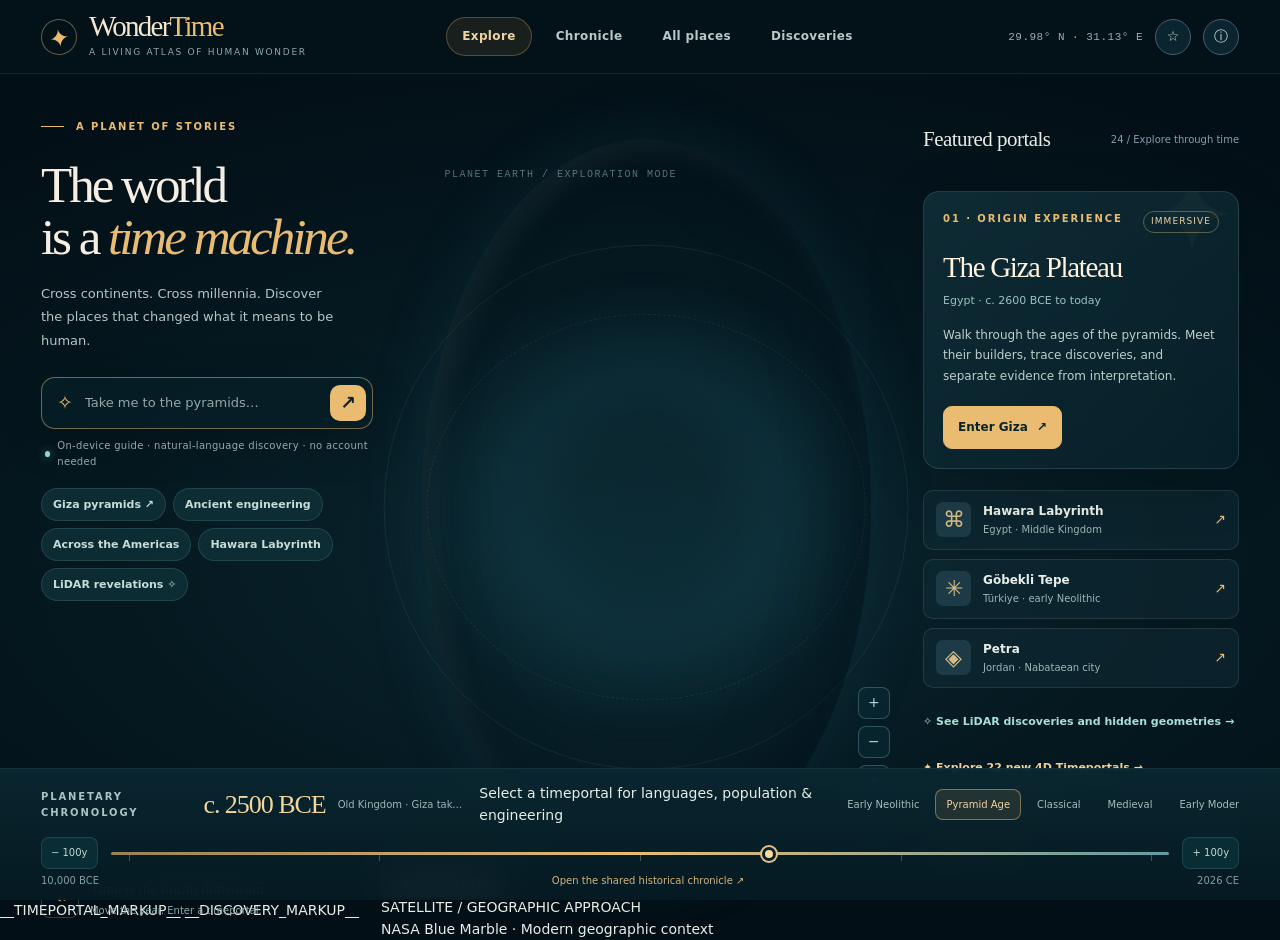
<file: source/template.html>
<!DOCTYPE html>
<html lang="en">
<head>
<meta charset="utf-8"/><meta name="viewport" content="width=device-width,initial-scale=1,viewport-fit=cover"/>
<meta name="theme-color" content="#05131a"/>
<meta name="description" content="WonderTime: Explore humanity's remarkable places through an interactive globe, shared timeline and evidence-aware stories."/>
<title>WonderTime — The world is a time machine</title>
<style>
:root{--bg:#04131a;--panel:#0c2630;--panel2:#102d36;--border:rgba(134,190,190,.19);--text:#e7eee7;--muted:#9ab0b4;--gold:#e9bc72;--cyan:#91d9e0;--green:#8ab79a;--display:Georgia,'Times New Roman',serif;--sans:Inter,'Segoe UI',system-ui,-apple-system,sans-serif;color-scheme:dark}
*{box-sizing:border-box}html,body{height:100%;margin:0}body{background:radial-gradient(ellipse 80% 58% at 50% 62%,#0b2730 0%,#051820 52%,#030f16 100%);color:var(--text);font:14px/1.55 var(--sans);overflow:hidden}button,input,select{font:inherit}button{cursor:pointer;color:inherit}button:focus-visible,input:focus-visible,select:focus-visible{outline:2px solid var(--gold);outline-offset:3px}a{color:var(--cyan)}.sr-only{position:absolute;width:1px;height:1px;clip:rect(0,0,0,0);overflow:hidden;white-space:nowrap}.smallcaps{font-size:10px;font-weight:750;letter-spacing:.19em;text-transform:uppercase}.muted{color:var(--muted)}.gold{color:var(--gold)}.icon{display:inline-flex;align-items:center;justify-content:center;flex:none}.icon svg{width:17px;height:17px;stroke:currentColor;fill:none;stroke-width:1.7;stroke-linecap:round;stroke-linejoin:round}
#stars{position:absolute;inset:0;pointer-events:none;opacity:.60}body>header{height:74px;position:relative;z-index:20;display:flex;align-items:center;justify-content:space-between;padding:0 clamp(20px,3.2vw,60px);border-bottom:1px solid rgba(143,192,194,.13);background:rgba(5,19,26,.78);backdrop-filter:blur(16px)}.brand{display:flex;align-items:center;gap:12px;color:#f4e6d1;text-decoration:none}.brand-emblem{height:36px;width:36px;border:1px solid #d4b17a79;border-radius:50%;display:grid;place-items:center;color:var(--gold);font-size:25px;transform:rotate(-10deg)}.brand-text{display:block;font:29px/.9 var(--display);letter-spacing:-.06em}.brand-text b{font-weight:400;color:var(--gold)}.brand-sub{display:block;font-size:9px;color:#8eaaa8;letter-spacing:.19em;text-transform:uppercase;margin-top:7px}.nav{display:flex;align-items:center;gap:8px}.nav button,.ghost{background:transparent;border:1px solid transparent;color:#b8c9c7;border-radius:30px;padding:9px 15px;font-size:12px;font-weight:650;letter-spacing:.03em}.nav button:hover,.ghost:hover{border-color:var(--border);color:#fff;background:#12323b}.nav button.active{border-color:#c9a56c57;color:#eed3a4;background:#b68b4420}.top-actions{display:flex;gap:12px;align-items:center}.coordinates{color:var(--muted);font:11px ui-monospace,monospace;letter-spacing:.045em}.circle-btn{height:36px;width:36px;display:grid;place-items:center;border-radius:50%;border:1px solid #426069;background:#0b2530;color:#d0e4dc}.circle-btn:hover{border-color:var(--gold);color:var(--gold)}
main{height:calc(100dvh - 74px - 132px);min-height:375px;display:grid;grid-template-columns:minmax(260px,340px) minmax(420px,1fr) minmax(262px,328px);gap:0;padding:0 clamp(20px,3.2vw,60px);position:relative;isolation:isolate}.intro,.side{z-index:5;align-self:stretch;display:flex;flex-direction:column;min-width:0}.intro{padding:clamp(26px,5vh,67px) 8px 22px 0}.eyebrow{color:var(--gold);display:flex;align-items:center;gap:12px}.eyebrow::before{content:'';width:23px;height:1px;background:var(--gold)}.intro h1{font:clamp(43px,4.0vw,67px)/1.03 var(--display);letter-spacing:-.06em;font-weight:normal;margin:24px 0 18px;max-width:410px;color:#f6eee3}.intro h1 em{font-style:italic;color:var(--gold)}.intro>p{color:#b4c7c5;line-height:1.8;max-width:295px;font-size:13px;margin:0 0 25px}.searchbox{position:relative;max-width:365px}.query-shell{border:1px solid rgba(232,189,118,.48);background:rgba(7,30,38,.96);padding:7px 6px 7px 15px;border-radius:14px;display:flex;align-items:center;gap:10px;box-shadow:0 12px 45px #0003}.query-shell:focus-within{box-shadow:0 0 0 3px #e9bc7220,0 12px 40px #0005}.search-icon{color:var(--gold);font-size:19px}.query-shell input{min-width:0;flex:1;border:0;outline:0;background:transparent;color:#fff;font-size:13px;line-height:1.4}.query-shell input::placeholder{color:#92a9aa}.ask-btn{border:0;border-radius:10px;background:var(--gold);color:#10252b;font-size:19px;font-weight:700;display:grid;place-items:center;width:36px;height:36px}.ask-btn:hover{background:#f6d79e}.searchhint{margin:9px 0 0 4px;letter-spacing:.03em;color:#92abaa;font-size:10px;display:flex;gap:7px;align-items:center}.searchhint .live-dot{background:#8ed9c2;width:6px;height:6px;border-radius:50%;box-shadow:0 0 9px #8ed9c28c}.suggestions{margin-top:19px;display:flex;gap:7px;flex-wrap:wrap;max-width:335px}.chip{background:rgba(15,49,56,.83);color:#c9dcda;border:1px solid #42626b70;border-radius:99px;padding:7px 11px;font-size:11px;font-weight:550;white-space:nowrap;transition:.2s}.chip:hover,.chip.selected{border-color:#e0bb78a0;color:#f7e5c4;background:#795e3833}.conversation{margin-top:16px;max-width:355px;display:none;background:#09232ce8;border:1px solid #40616b70;border-radius:13px;padding:14px 15px;box-shadow:0 16px 38px #0005;max-height:220px;overflow:auto}.conversation.open{display:block}.conversation strong{font:13px var(--display);color:var(--gold)}.conversation p{margin:5px 0 9px;color:#c9d9d5;font-size:12px}.conversation .found{display:flex;flex-wrap:wrap;gap:7px}.conversation button{font-size:11px;border:1px solid #6581879c;background:#14323b;padding:6px 10px;border-radius:6px;color:#e7f0e9}.intro-bottom{margin-top:auto;padding-top:22px;display:flex;gap:11px;align-items:center;max-width:290px;border-top:1px solid rgba(184,218,207,.12)}.intro-bottom .square{border:1px solid #6b858066;border-radius:8px;width:38px;height:38px;display:grid;place-items:center;font-size:21px;color:var(--gold)}.intro-bottom strong{font:15px var(--display);font-weight:normal;color:#ebeadc}.intro-bottom span{display:block;font-size:10px;color:#8ea9a9;margin-top:2px}
.planet-stage{position:relative;display:flex;align-items:center;justify-content:center;min-width:0;overflow:visible;z-index:1}.orbit{border:1px solid rgba(163,199,195,.09);width:min(99%,840px);aspect-ratio:1;border-radius:50%;position:absolute;top:50%;left:50%;transform:translate(-50%,-50%);pointer-events:none}.orbit::after{content:'';border:1px dashed #9cc7bb1c;position:absolute;inset:8%;border-radius:50%;transform:scaleY(.88) rotate(15deg)}.planet-halo{position:absolute;width:min(91%,810px);aspect-ratio:1;border-radius:50%;background:radial-gradient(circle,#1e59671b 18%,#38acc71a 39%,transparent 67%);filter:blur(12px);pointer-events:none}.globe-shell{position:relative;aspect-ratio:1;width:min(100%,min(80vh,830px));max-width:830px;touch-action:none;user-select:none}.globe-shell::after{position:absolute;content:'';inset:7.5%;border-radius:50%;box-shadow:inset -16px -12px 60px #01101985,inset 9px 10px 30px #bdeae016,0 0 68px #297b8d24;pointer-events:none}.globe-shell canvas{height:100%;width:100%;display:block;cursor:grab;touch-action:none}.globe-shell canvas.dragging{cursor:grabbing}.markers{position:absolute;inset:0;pointer-events:none}.marker[hidden]{display:none!important}.marker{position:absolute;transform:translate(-50%,-50%);pointer-events:auto;background:none;border:0;padding:0;width:21px;height:21px;display:grid;place-items:center;z-index:2}.marker-dot{width:7px;height:7px;border-radius:50%;background:#dfd5ac;border:1px solid #ffe6ad;box-shadow:0 0 0 3px #092d358c,0 0 17px #f6cf78ac;transition:.16s}.marker:hover .marker-dot,.marker.selected .marker-dot{width:11px;height:11px;background:#ffd186;box-shadow:0 0 0 5px #e6b2642e,0 0 25px #e7bc78}.marker.waypoint .marker-dot{width:12px;height:12px;background:#f9dc98;border:2px solid #ffecbd;box-shadow:0 0 0 6px #d3ba7950,0 0 30px #eed4a5;}.marker.preview .marker-dot{width:5px;height:5px;background:#86b9b4;border-color:#c9e1d3;box-shadow:0 0 0 3px #082d358c,0 0 8px #5eb1c67a}.marker.unbuilt{opacity:.33}.marker-label{position:absolute;left:21px;top:0;white-space:nowrap;border:1px solid #7a91835e;background:#09222adf;padding:3px 7px;border-radius:4px;color:#e9eee2;font-size:10px;opacity:0;transform:translateY(4px);pointer-events:none;transition:.2s}.marker:hover .marker-label,.marker.selected .marker-label,.marker.important .marker-label{opacity:1;transform:translateY(0)}.globe-label{position:absolute;bottom:13%;left:7%;pointer-events:none;display:flex;gap:8px;align-items:center;color:#b7d4cf;font-size:10px;letter-spacing:.2em;text-transform:uppercase;text-shadow:0 2px 9px #001}.globe-label .signal{height:5px;width:5px;background:var(--gold);border-radius:50%;box-shadow:0 0 10px var(--gold)}.globe-controls{position:absolute;right:4%;bottom:12%;display:flex;flex-direction:column;gap:7px}.globe-controls button{height:32px;width:32px;border-radius:8px;border:1px solid #436972b0;background:#092932b8;color:#b6d4d5}.globe-controls button:hover{color:var(--gold);border-color:var(--gold)}.globe-topnote{position:absolute;top:11%;left:12%;font:10px ui-monospace,monospace;color:#87aab0a0;letter-spacing:.15em;pointer-events:none}
.side{padding:clamp(23px,4vh,49px) 0 22px 12px;gap:21px}.section-head{display:flex;align-items:center;justify-content:space-between;gap:8px}.section-head h2{font:21px var(--display);letter-spacing:-.025em;font-weight:normal}.section-head small{font-size:10px;color:#849faa}.site-feature{border:1px solid #5c777651;border-radius:16px;background:linear-gradient(144deg,#12333dbb,#08212bc9);padding:19px;box-shadow:0 15px 60px #0002;position:relative;overflow:hidden}.site-feature::after{content:'✦';font:110px var(--display);position:absolute;right:0;top:-40px;color:#d7b7740a;pointer-events:none}.feature-top{display:flex;justify-content:space-between;gap:12px;align-items:start}.feature-top .tag{border:1px solid #dfbe7c61;color:#edd4a2;border-radius:100px;font-size:9px;letter-spacing:.12em;padding:3px 7px;text-transform:uppercase}.site-feature h3{font:29px/1.08 var(--display);font-weight:normal;letter-spacing:-.045em;margin:19px 0 6px;color:#fff2df}.site-feature .place{font-size:11px;color:#9bc2c3}.site-feature p{font-size:12px;color:#bdcfcc;line-height:1.7;margin:14px 0 20px}.button-main{display:flex;justify-content:center;align-items:center;gap:9px;background:var(--gold);color:#09232b;border:1px solid var(--gold);border-radius:9px;padding:11px 14px;font-weight:750;font-size:12px;text-decoration:none}.button-main:hover{background:#f5d59a}.explore-stack{display:grid;gap:9px}.mini-card{background:#102b3499;border:1px solid rgba(174,210,197,.13);padding:11px 12px;border-radius:10px;text-align:left;display:flex;gap:12px;align-items:center;min-width:0}.mini-card:hover{border-color:#d8b67590;background:#173740aa}.mini-icon{font:22px var(--display);width:35px;height:35px;display:grid;place-items:center;background:#1d3b46;border-radius:7px;color:#d6bc86}.mini-card b{display:block;font-weight:650;font-size:12px}.mini-card small{display:block;font-size:10px;color:#9bb7b6;margin-top:2px}.side-link{align-self:flex-start;background:none;border:0;padding:4px 0;color:#d0b880;font-size:11px;font-weight:650}.side-link:hover{text-decoration:underline}
.time-dock{height:132px;position:relative;z-index:15;background:linear-gradient(0deg,#051a22ed,#0a2731ed);border-top:1px solid #51707747;padding:14px clamp(18px,3.2vw,60px) 12px;backdrop-filter:blur(18px)}.dock-top{display:flex;justify-content:space-between;align-items:center;gap:14px;margin-bottom:11px}.dock-title{display:flex;gap:12px;align-items:center;min-width:0}.dock-title .smallcaps{color:#a8c4c4}.dock-current{font:26px/1 var(--display);letter-spacing:-.04em;color:#f3d69f;white-space:nowrap}.dock-summary{font-size:10px;color:#9eb8b9;white-space:nowrap;text-overflow:ellipsis;overflow:hidden}.era-presets{display:flex;align-items:center;gap:5px;overflow:auto;scrollbar-width:none}.era-presets::-webkit-scrollbar{display:none}.era-presets button{border:1px solid transparent;background:none;color:#a4bdba;border-radius:8px;padding:7px 10px;font-size:10px;white-space:nowrap}.era-presets button:hover,.era-presets button.active{border-color:#e2c0837a;color:#f1d3a5;background:#c0985522}.timeline{display:flex;align-items:center;gap:13px}.time-side{border:1px solid #45666c66;background:#092d35;border-radius:8px;font-size:10px;color:#c0d5d0;padding:7px 9px;white-space:nowrap}.slider-wrap{flex:1;min-width:0;position:relative;display:grid;align-items:center}.slider-wrap input{z-index:2;appearance:none;width:100%;background:transparent;margin:0;height:28px;cursor:pointer}.slider-wrap input::-webkit-slider-runnable-track{height:3px;background:linear-gradient(90deg,#9a8157,#e7bc74,#619ba4);border-radius:3px}.slider-wrap input::-moz-range-track{height:3px;background:#ad9b72;border-radius:3px}.slider-wrap input::-webkit-slider-thumb{appearance:none;background:#f8da9b;width:14px;height:14px;border-radius:50%;border:3px solid #06222c;margin-top:-5px;box-shadow:0 0 0 2px #e4c288}.slider-wrap input::-moz-range-thumb{background:#f8da9b;border:3px solid #06222c;box-shadow:0 0 0 2px #e4c288;width:12px;height:12px;border-radius:50%}.timeline-marks{position:absolute;top:2px;inset-inline:8px;pointer-events:none;height:25px}.timeline-marks span{position:absolute;top:12px;height:8px;width:1px;background:#d8ca9b55}.dock-foot{display:flex;align-items:center;justify-content:space-between;gap:12px;font-size:10px;color:#829fa3;margin-top:4px}.dock-foot button{padding:0;background:none;border:none;color:#d1b57f;font-size:10px}.dock-foot button:hover{text-decoration:underline}
.overlay{position:fixed;inset:0;background:#010a0ed1;backdrop-filter:blur(10px);z-index:80;display:none;align-items:center;justify-content:center;padding:20px}.overlay.open{display:flex}.sheet{background:linear-gradient(155deg,#0d2a33,#071c25);border:1px solid #6e939177;color:#e8eee9;border-radius:20px;width:min(780px,96vw);max-height:min(88vh,920px);overflow:auto;box-shadow:0 35px 110px #000b}.sheet-wide{width:min(980px,96vw)}.sheet-top{padding:23px 29px 17px;border-bottom:1px solid #87aaa62c;display:flex;justify-content:space-between;align-items:start;gap:16px}.sheet-top h2{font:36px/1.1 var(--display);letter-spacing:-.045em;font-weight:normal;color:#f6e9d8;margin:7px 0}.sheet-body{padding:25px 29px 32px}.sheet-body p{color:#c1d2ce;line-height:1.8}.sheet-close{background:#24444b;border:1px solid #53747a;color:#e1eded;width:33px;height:33px;border-radius:50%;font-size:21px;line-height:1}.sheet-close:hover{border-color:var(--gold);color:var(--gold)}.stats-row{display:grid;grid-template-columns:repeat(3,1fr);gap:10px}.stat{padding:14px;border:1px solid #63848052;background:#102f35;border-radius:10px}.stat b{font:15px var(--display);display:block;color:#f3d29d;font-weight:normal;margin-bottom:3px}.stat span{font-size:10px;color:#a6c0c0}.fact-box{border-left:2px solid var(--gold);background:#e4bc7810;padding:13px 18px;margin:20px 0}.fact-box b{color:#e5c88e;font-size:11px;letter-spacing:.08em;text-transform:uppercase}.fact-box p{margin:6px 0 0;color:#e5e6dc}.sheet-actions{display:flex;flex-wrap:wrap;align-items:center;gap:9px;margin:23px 0}.sheet-actions button,.sheet-actions a{padding:10px 13px;border-radius:8px;background:#173c42;border:1px solid #5d898876;color:#e3f0eb;font-size:12px;text-decoration:none}.sheet-actions .primary{background:var(--gold);color:#0b2228;border-color:var(--gold);font-weight:700}.sheet-actions button:hover,.sheet-actions a:hover{border-color:var(--gold)}.section-mini{font-size:10px;text-transform:uppercase;letter-spacing:.17em;color:#b1c8c3;margin:24px 0 12px}.event-list{display:grid;gap:8px}.event-row{display:flex;gap:14px;align-items:flex-start;padding:11px 12px;border:1px solid #55747854;border-radius:9px;background:#102c3380}.event-row time{width:87px;flex:none;font-size:11px;color:#e0bc7e}.event-row strong{display:block;font-weight:650;font-size:12px}.event-row p{font-size:11px;margin:4px 0 0;line-height:1.55;color:#b6c9c9}.event-row button{background:transparent;color:#cbb67c;border:0;margin-left:auto;white-space:nowrap;font-size:11px}.event-row button:hover{text-decoration:underline}.library-search{display:flex;gap:8px;margin-bottom:15px}.library-search input,.library-search select{background:#12323b;border:1px solid #56767c;border-radius:9px;padding:10px;color:#e5eee9;min-width:0}.library-search input{flex:1}.catalog-grid{display:grid;grid-template-columns:repeat(3,minmax(0,1fr));gap:10px}.catalog-card{padding:16px;border:1px solid #4f717057;border-radius:12px;text-align:left;background:#102b3499;display:flex;flex-direction:column;gap:5px;min-height:125px}.catalog-card:hover{border-color:#ddbf87}.catalog-card .region{color:#8fbbb8;font-size:10px}.catalog-card strong{font:19px var(--display);font-weight:normal;color:#f1e6d5}.catalog-card .when{color:#b4c8bf;font-size:11px}.catalog-card .status{margin-top:auto;color:#d8b777;font-size:10px}.compare-grid{display:grid;grid-template-columns:repeat(2,minmax(0,1fr));gap:15px}.compare-card{background:#102c35;border:1px solid #58747670;border-radius:12px;padding:18px}.compare-card h3{font:25px var(--display);margin:5px 0}.compare-card p{font-size:12px}.compare-card a{font-size:11px}.archive{position:fixed;inset:0;z-index:120;display:none;background:#081a20}.archive.open{display:flex;flex-direction:column}.archive-bar{height:54px;display:flex;align-items:center;justify-content:space-between;padding:0 16px;background:#061820;border-bottom:1px solid #526b6d55;flex:none}.archive-bar b{font:19px var(--display);font-weight:normal;color:#f4e0b9}.archive-bar span{font-size:11px;color:#aac6c3}.archive-bar button{background:#e1bd7d;color:#09232c;border:0;border-radius:7px;padding:8px 13px;font-size:12px;font-weight:750}.archive iframe{width:100%;height:100%;border:0;background:#07161c}.toast{position:fixed;left:50%;bottom:148px;transform:translateX(-50%) translateY(15px);padding:10px 15px;background:#163c42;border:1px solid #7a9d9899;color:#eff5e9;border-radius:10px;font-size:12px;z-index:150;opacity:0;transition:.2s;pointer-events:none}.toast.show{opacity:1;transform:translateX(-50%) translateY(0)}
@media(max-width:1200px){main{grid-template-columns:minmax(250px,300px) minmax(355px,1fr) minmax(235px,295px);padding-inline:24px}.intro h1{font-size:53px}.globe-shell{width:min(100%,72vh)}.site-feature h3{font-size:25px}.nav button{padding:8px 10px}}
@media(max-width:920px){body>header{padding-inline:20px}.coordinates{display:none}main{grid-template-columns:minmax(230px,290px) minmax(350px,1fr);padding-inline:20px}.side{display:none}.intro h1{font-size:49px}.globe-shell{width:min(100%,68vh)}.dock-summary{display:none}}
@media(max-width:680px){body{overflow:hidden}body>header{height:60px;padding:0 15px}.brand-emblem{height:30px;width:30px;font-size:19px}.brand-text{font-size:24px}.brand-sub{display:none}.nav{gap:1px}.nav button{font-size:10px;padding:7px}.nav button:nth-child(3){display:none}.top-actions{display:flex;gap:0}.top-actions #helpBtn{display:none}.top-actions .circle-btn{width:30px;height:30px}main{height:calc(100dvh - 60px - 133px);overflow:auto;display:flex;flex-direction:column;padding:0 15px;min-height:0;scrollbar-width:thin}.intro{order:0;padding:19px 0 0;flex:none}.intro .eyebrow{font-size:9px}.intro h1{font-size:39px;max-width:none;margin:8px 0 7px;line-height:1.08}.intro h1 br{display:initial}.intro>p{display:none}.searchbox{max-width:none}.query-shell{padding:5px 5px 5px 12px;border-radius:11px}.query-shell input{font-size:12px}.ask-btn{height:31px;width:32px}.searchhint{font-size:9px;margin-top:5px}.suggestions{flex-wrap:nowrap;max-width:calc(100vw - 30px);overflow:auto;scrollbar-width:none;margin-top:9px;padding-bottom:2px}.suggestions .chip{padding:6px 10px}.conversation{max-width:none;margin-top:9px;max-height:145px}.intro-bottom{display:none}.planet-stage{order:1;min-height:315px;flex:none;margin:-8px 0 0}.globe-shell{width:min(95vw,385px);max-width:none}.globe-topnote{display:none}.globe-label{font-size:8px;bottom:8%;left:4%}.globe-controls{right:3%;bottom:8%}.side{display:flex;order:2;flex:none;padding:0 0 18px;gap:11px}.site-feature{padding:14px}.site-feature h3{margin:6px 0;font-size:23px}.site-feature p{margin:8px 0 11px}.explore-stack{grid-template-columns:1fr 1fr;gap:7px}.mini-card{padding:9px}.mini-icon{display:none}.time-dock{height:133px;padding:12px 15px 11px}.dock-top{display:block;margin-bottom:7px}.dock-title{justify-content:space-between}.dock-current{font-size:23px}.era-presets{margin-top:5px}.era-presets button{padding:5px 9px;font-size:10px}.timeline{gap:6px}.time-side{font-size:9px;padding:5px}.dock-foot{font-size:9px}.sheet-top{padding:18px 17px 15px}.sheet-top h2{font-size:29px}.sheet-body{padding:17px}.stats-row{grid-template-columns:1fr 1fr}.catalog-grid{grid-template-columns:repeat(2,minmax(0,1fr))}.compare-grid{grid-template-columns:1fr}.overlay{padding:8px}.sheet{max-height:90dvh}.toast{bottom:148px;max-width:85vw;text-align:center}}
@media(max-height:675px) and (min-width:681px){.intro{padding-top:19px}.intro h1{font-size:43px}.intro>p{margin-bottom:14px}.suggestions{margin-top:10px}.side{padding-top:13px}.globe-shell{width:min(100%,65vh)}}
@media(prefers-reduced-motion:reduce){*,*::after,*::before{scroll-behavior:auto!important;transition:none!important;animation:none!important}}

__TIMEPORTAL_CSS__
__SURFACE_CSS__
__DISCOVERY_CSS__

.dock-civilization{display:block;max-width:380px;color:#93c8c8;font-size:10px;white-space:nowrap;overflow:hidden;text-overflow:ellipsis;margin-top:2px}
@media(max-width:800px){.dock-civilization{max-width:230px;font-size:9px}}
</style>
</head>
<body>
<canvas id="stars" aria-hidden="true"></canvas>
<header>
  <a class="brand" href="#home" id="brandHome" aria-label="WonderTime home"><span class="brand-emblem">✦</span><span><span class="brand-text">Wonder<b>Time</b></span><span class="brand-sub">A living atlas of human wonder</span></span></a>
  <nav class="nav" aria-label="Main navigation"><button type="button" class="active" data-nav="explore">Explore</button><button type="button" data-nav="timeline">Chronicle</button><button type="button" data-nav="places">All places</button><button type="button" data-nav="discoveries">Discoveries</button></nav>
  <div class="top-actions"><span class="coordinates" id="coords">29.98° N · 31.13° E</span><button class="circle-btn" id="trailBtn" title="My saved trail" aria-label="View my saved trail">☆</button><button class="circle-btn" id="helpBtn" title="About WonderTime" aria-label="About WonderTime">ⓘ</button></div>
</header>
<main>
  <section class="intro" aria-labelledby="headline"><div class="eyebrow smallcaps">A planet of stories</div><h1 id="headline">The world<br>is a <em>time machine.</em></h1><p>Cross continents. Cross millennia. Discover the places that changed what it means to be human.</p>
    <form id="queryForm" class="searchbox" autocomplete="off"><label class="sr-only" for="query">Ask the planet or search a wonder</label><div class="query-shell"><span class="search-icon" aria-hidden="true">✧</span><input type="search" id="query" placeholder="Take me to the pyramids…" spellcheck="false"/><button class="ask-btn" type="submit" aria-label="Explore search">↗</button></div><div class="searchhint"><span class="live-dot"></span><span>On-device guide · natural-language discovery · no account needed</span></div></form>
    <div class="suggestions" aria-label="Suggested journeys"><button class="chip" data-query="Take me to Giza">Giza pyramids ↗</button><button class="chip" data-query="Show ancient engineering">Ancient engineering</button><button class="chip" data-query="Explore the Americas">Across the Americas</button><button class="chip" data-query="Take me to Hawara">Hawara Labyrinth</button><button class="chip" data-query="Show LiDAR discoveries">LiDAR revelations ✧</button></div>
    <div id="conversation" class="conversation" aria-live="polite"></div>
    <div class="intro-bottom"><div class="square">⌁</div><div><strong>Time is the fourth dimension.</strong><span>Move the year. Enter a timeportal.</span></div></div>
  </section>
  <section class="planet-stage" aria-label="Interactive globe with historical sites"><div class="orbit"></div><div class="planet-halo"></div><div class="globe-shell" id="globeShell"><canvas id="globe" aria-label="Drag to rotate Earth, scroll to approach a location. Select site buttons for details."></canvas><div id="markers" class="markers"></div><div id="surfaceMode" class="surface-view" aria-label="Detailed geographic surface map"><canvas id="surfaceFallback" class="surface-fallback" aria-hidden="true"></canvas><div id="surfaceTiles" class="surface-tiles" aria-hidden="true"></div><div id="surfacePins" class="surface-pins"></div><button type="button" class="surface-exit" id="surfaceExit">← Back to orbit</button><div class="surface-status" id="surfaceStatus">SATELLITE / GEOGRAPHIC APPROACH</div><div class="surface-attribution" id="surfaceAttribution">NASA Blue Marble · Modern geographic context</div></div></div><div class="globe-topnote">PLANET EARTH / EXPLORATION MODE</div><div class="globe-label"><span class="signal"></span><span id="globeCaption">EARTH · INTERACTIVE</span></div><div class="globe-controls"><button id="zoomIn" title="Zoom in" aria-label="Zoom in">+</button><button id="zoomOut" title="Zoom out" aria-label="Zoom out">−</button><button id="resetGlobe" title="Reset view" aria-label="Reset globe">⌖</button><button id="surfaceEnter" title="Approach the surface / geographic zoom" aria-label="Open detailed geographic surface view">◉</button></div></section>
  <aside class="side" aria-label="Featured destinations"><div class="section-head"><h2>Featured portals</h2><small>24 / Explore through time</small></div>
    <div class="site-feature"><div class="feature-top"><span class="smallcaps gold">01 · Origin experience</span><span class="tag">Immersive</span></div><h3>The Giza Plateau</h3><span class="place">Egypt · c. 2600 BCE to today</span><p>Walk through the ages of the pyramids. Meet their builders, trace discoveries, and separate evidence from interpretation.</p><button class="button-main" data-site="giza">Enter Giza <span aria-hidden="true">↗</span></button></div>
    <div class="explore-stack"><button class="mini-card" data-site="hawara"><span class="mini-icon">⌘</span><span><b>Hawara Labyrinth</b><small>Egypt · Middle Kingdom</small></span><span style="margin-left:auto;color:var(--gold)">↗</span></button><button class="mini-card" data-site="gobekli"><span class="mini-icon">✳</span><span><b>Göbekli Tepe</b><small>Türkiye · early Neolithic</small></span><span style="margin-left:auto;color:var(--gold)">↗</span></button><button class="mini-card" data-site="petra"><span class="mini-icon">◈</span><span><b>Petra</b><small>Jordan · Nabataean city</small></span><span style="margin-left:auto;color:var(--gold)">↗</span></button></div>
    <button class="side-link" id="discoveriesBrowse" style="color:#a7e0d7">✧ See LiDAR discoveries and hidden geometries →</button><button class="side-link" id="timeportalsBrowse" style="color:#f2cf97">✦ Explore 22 new 4D Timeportals →</button>
<button class="side-link" data-open="places">Explore all 24 places →</button><button class="side-link" id="trailSide">☆ My saved trail</button>
  </aside>
</main>
<section class="time-dock" aria-label="Global timeline"><div class="dock-top"><div class="dock-title"><span class="smallcaps">Planetary chronology</span><strong class="dock-current" id="yearLabel">c. 2500 BCE</strong><span class="dock-summary" id="timeContext">Old Kingdom · Giza takes shape</span><span class="dock-civilization" id="dockCivilization">Select a timeportal for languages, population &amp; engineering</span></div><div class="era-presets" id="eraPresets"><button data-year="-9600">Early Neolithic</button><button data-year="-2500" class="active">Pyramid Age</button><button data-year="-500">Classical</button><button data-year="800">Medieval</button><button data-year="1500">Early Modern</button><button data-year="2026">Today</button></div></div><div class="timeline"><button class="time-side" id="timeBack" aria-label="Step back 100 years">− 100y</button><div class="slider-wrap"><div class="timeline-marks" aria-hidden="true"><span style="left:1%"></span><span style="left:25%"></span><span style="left:50%"></span><span style="left:75%"></span><span style="left:99%"></span></div><input type="range" id="timeSlider" min="-10000" max="2026" value="-2500" aria-label="Select historical year"/></div><button class="time-side" id="timeAhead" aria-label="Step forward 100 years">+ 100y</button></div><div class="dock-foot"><span>10,000 BCE</span><span><button id="chronicleOpen">Open the shared historical chronicle ↗</button></span><span>2026 CE</span></div></section>
<div class="overlay" id="overlay" role="presentation"><section class="sheet" role="dialog" aria-modal="true" aria-labelledby="sheetTitle"><header class="sheet-top"><div><span class="smallcaps gold" id="sheetKicker">LOCATION PROFILE</span><h2 id="sheetTitle">A place</h2><div class="muted" id="sheetSubtitle"></div></div><button class="sheet-close" id="closeSheet" aria-label="Close details">×</button></header><div class="sheet-body" id="sheetBody"></div></section></div>
<div class="archive" id="archive"><div class="archive-bar"><div><b>WonderTime / Field Atlas</b> <span>· Giza & Hawara legacy experience</span></div><button id="closeArchive">← Return to Earth</button></div><iframe id="legacyFrame" title="Historical field atlas for Giza and Hawara" sandbox="allow-scripts allow-same-origin allow-downloads" loading="lazy" referrerpolicy="no-referrer"></iframe></div>
__TIMEPORTAL_MARKUP__
__DISCOVERY_MARKUP__
<div class="toast" id="toast" role="status" aria-live="polite"></div>
<script>
'use strict';
const SITES=__SITES_JSON__;
const HISTORY=__HISTORY_JSON__;
const EARTH_TEXTURE='__EARTH_DATA__';
const DISCOVERIES=__DISCOVERIES_JSON__;
const LEGACY_GZIP='__LEGACY_GZIP__';
</script>
<script>
(()=>{'use strict';
const $=(s)=>document.querySelector(s), $$=(s)=>Array.from(document.querySelectorAll(s));
const siteMap=new Map(SITES.map(s=>[s.id,s])), featureIds=['giza','hawara'];
const app={year:-2500, lon:31.1342, lat:22, goalLon:31.1342, goalLat:22, zoom:1, dragging:false, vx:0,vy:0,selected:'giza', lastTouch:Date.now(), lastRender:0, mode:'explore', archiveLoaded:false, historyLoaded:false, pinned:[], filter:'', focus:null, waypoint:null};
const reduceMotion=window.matchMedia?.('(prefers-reduced-motion: reduce)').matches;
try{app.pinned=JSON.parse(localStorage.getItem('wondertime-bookmarks')||'[]').filter(id=>siteMap.has(id))}catch{}
const rad=Math.PI/180, clamp=(v,a,b)=>Math.min(b,Math.max(a,v));
const formatYear=y=>y<0?`c. ${Math.abs(y).toLocaleString()} BCE`:y===0?'1 BCE / 1 CE':`${Math.floor(y)} CE`;
const angular=(a,b)=>((b-a+540)%360)-180;
let canvas=$('#globe'), gl=null,ctx=null,textureImg=new Image(),earthPixels=null,glProgram=null,canvasW=0,canvasH=0;
const VERT=`attribute vec2 aPosition; varying vec2 vUv; void main(){vUv=aPosition*.5+.5;gl_Position=vec4(aPosition,0.0,1.0);}`;
const FRAG=`precision highp float; varying vec2 vUv; uniform sampler2D uTexture;uniform vec2 uRotation;uniform float uZoom; uniform float uTime; void main(){vec2 xy=(vUv-.5)*2.; float r=length(xy),radius=.815*uZoom;float edge=radius-r;float halo=exp(-pow((r-radius)/.066,2.))*0.12; if(r>radius){gl_FragColor=vec4(0.19,0.65,0.71,halo*clamp((radius+.11-r)/.11,0.,1.));return;} vec2 a=xy/radius;float z=sqrt(max(0.,1.-dot(a,a))); float lat0=radians(uRotation.y), lon0=radians(uRotation.x);float lat=asin(clamp(a.y*cos(lat0)+z*sin(lat0),-1.,1.));float lon=lon0+atan(a.x,z*cos(lat0)-a.y*sin(lat0));vec2 uv=vec2(fract(lon/6.2831853+.5),lat/3.14159265+.5);vec3 ground=texture2D(uTexture,uv).rgb;vec3 n=normalize(vec3(a.x,a.y,z)); float daylight=dot(n,normalize(vec3(.63,.4,.74))); float light=.67+.33*smoothstep(-.68,.86,daylight); vec3 color=ground*light;float spec=pow(max(0.,dot(reflect(-normalize(vec3(.63,.4,.74)),n),vec3(0.,0.,1.))),25.)*.13; color+=vec3(.44,.58,.54)*spec;float rim=pow(1.-z,4.);color+=vec3(.055,.14,.21)*rim;float haze=pow(1.-z,5.);color=mix(color,vec3(.13,.35,.45),haze*.26);gl_FragColor=vec4(color,1.);}`;
function compile(type,src){const sh=gl.createShader(type);gl.shaderSource(sh,src);gl.compileShader(sh);if(!gl.getShaderParameter(sh,gl.COMPILE_STATUS))throw Error(gl.getShaderInfoLog(sh));return sh}
function initGlobe(){try{gl=canvas.getContext('webgl',{alpha:true,antialias:true,premultipliedAlpha:false}) || canvas.getContext('experimental-webgl',{alpha:true});if(!gl)throw Error('WebGL unavailable');const p=gl.createProgram();gl.attachShader(p,compile(gl.VERTEX_SHADER,VERT));gl.attachShader(p,compile(gl.FRAGMENT_SHADER,FRAG));gl.linkProgram(p);if(!gl.getProgramParameter(p,gl.LINK_STATUS))throw Error('shader linking failed');glProgram=p;gl.useProgram(p);const buff=gl.createBuffer();gl.bindBuffer(gl.ARRAY_BUFFER,buff);gl.bufferData(gl.ARRAY_BUFFER,new Float32Array([-1,-1,1,-1,-1,1,1,1]),gl.STATIC_DRAW);const pos=gl.getAttribLocation(p,'aPosition');gl.enableVertexAttribArray(pos);gl.vertexAttribPointer(pos,2,gl.FLOAT,false,0,0);const tex=gl.createTexture();gl.bindTexture(gl.TEXTURE_2D,tex);gl.texParameteri(gl.TEXTURE_2D,gl.TEXTURE_WRAP_S,gl.REPEAT);gl.texParameteri(gl.TEXTURE_2D,gl.TEXTURE_WRAP_T,gl.CLAMP_TO_EDGE);gl.texParameteri(gl.TEXTURE_2D,gl.TEXTURE_MIN_FILTER,gl.LINEAR);gl.texParameteri(gl.TEXTURE_2D,gl.TEXTURE_MAG_FILTER,gl.LINEAR);gl.pixelStorei(gl.UNPACK_FLIP_Y_WEBGL,true);textureImg.onload=()=>{gl.bindTexture(gl.TEXTURE_2D,tex);gl.texImage2D(gl.TEXTURE_2D,0,gl.RGB,gl.RGB,gl.UNSIGNED_BYTE,textureImg)};gl.uniform1i(gl.getUniformLocation(p,'uTexture'),0)}catch(e){console.warn('Using Canvas globe fallback',e);gl=null;ctx=canvas.getContext('2d');textureImg.onload=()=>{const off=document.createElement('canvas');off.width=textureImg.naturalWidth;off.height=textureImg.naturalHeight;const c=off.getContext('2d',{willReadFrequently:true});c.drawImage(textureImg,0,0);earthPixels=c.getImageData(0,0,off.width,off.height).data;render()}}textureImg.src=EARTH_TEXTURE}
function resizeGlobe(){const rect=canvas.getBoundingClientRect();const dpr=Math.min(devicePixelRatio||1,1.65);const w=Math.max(1,Math.round(rect.width*dpr)),h=Math.max(1,Math.round(rect.height*dpr));if(w!==canvas.width||h!==canvas.height){canvas.width=w;canvas.height=h;if(gl)gl.viewport(0,0,w,h)}canvasW=w;canvasH=h}
function fallbackGlobe(){if(!ctx)return;ctx.clearRect(0,0,canvasW,canvasH);const w=canvasW,h=canvasH,r=w*.4075*app.zoom,cx=w/2,cy=h/2;if(!earthPixels){let grad=ctx.createRadialGradient(cx-r*.45,cy-r*.4,r*.1,cx,cy,r);grad.addColorStop(0,'#23616b');grad.addColorStop(1,'#09222a');ctx.fillStyle=grad;ctx.beginPath();ctx.arc(cx,cy,r,0,Math.PI*2);ctx.fill();return}const iw=textureImg.naturalWidth,ih=textureImg.naturalHeight;const im=ctx.createImageData(w,h),dst=im.data,src=earthPixels;const step=canvasW>900?3:2;const lat0=app.lat*rad,lon0=app.lon*rad;const c0=Math.cos(lat0),s0=Math.sin(lat0);for(let j=Math.max(0,Math.floor(cy-r));j<Math.min(h,Math.ceil(cy+r));j+=step){for(let i=Math.max(0,Math.floor(cx-r));i<Math.min(w,Math.ceil(cx+r));i+=step){let ax=(i-cx)/r,ay=(j-cy)/r,rr=ax*ax+ay*ay;if(rr>1)continue;let z=Math.sqrt(1-rr),lat=Math.asin(clamp(-ay*c0+z*s0,-1,1)),lon=lon0+Math.atan2(ax,z*c0+ay*s0);let ux=((lon/(2*Math.PI)+.5)%1+1)%1,uy=clamp(.5-lat/Math.PI,0,1);const si=(Math.floor(uy*(ih-1))*iw+Math.floor(ux*(iw-1)))*4,light=.47+.53*clamp((ax*.63-ay*.4+z*.74+.34)/1.22,0,1);for(let yy=j;yy<Math.min(j+step,h);yy++)for(let xx=i;xx<Math.min(i+step,w);xx++){let ar=((yy*w+xx)*4);dst[ar]=Math.min(255,src[si]*light);dst[ar+1]=Math.min(255,src[si+1]*light);dst[ar+2]=Math.min(255,src[si+2]*light);dst[ar+3]=255}}}ctx.putImageData(im,0,0);ctx.strokeStyle='#7dcacb30';ctx.lineWidth=2*Math.min(devicePixelRatio||1,1.65);ctx.beginPath();ctx.arc(cx,cy,r,0,2*Math.PI);ctx.stroke()}
let markerEls=new Map();function createMarkers(){for(const s of SITES){const b=document.createElement('button');b.className='marker '+(s.status==='preview'?'preview ':'');b.setAttribute('aria-label','Explore '+s.name);b.title=s.name;const dot=document.createElement('span');dot.className='marker-dot';const label=document.createElement('span');label.className='marker-label';label.textContent=s.name;b.append(dot,label);b.onclick=()=>{focusSite(s.id,true);openSite(s.id)};markerEls.set(s.id,b);$('#markers').append(b)}const wp=document.createElement('button');wp.className='marker waypoint';wp.hidden=true;wp.title='Custom coordinate waypoint';wp.setAttribute('aria-label','Custom coordinate waypoint');wp.innerHTML='<span class="marker-dot"></span><span class="marker-label">CUSTOM WAYPOINT</span>';wp.onclick=()=>toast('Custom waypoint: latitude and longitude, not a researched site');$('#markers').append(wp)}
function projected(s){const phi=s.lat*rad, dlon=angular(app.lon,s.lon)*rad,lat0=app.lat*rad;const x=Math.cos(phi)*Math.sin(dlon), y=Math.sin(phi)*Math.cos(lat0)-Math.cos(phi)*Math.cos(dlon)*Math.sin(lat0),z=Math.sin(phi)*Math.sin(lat0)+Math.cos(phi)*Math.cos(dlon)*Math.cos(lat0);return{x,y,z}}
let selectedAgeCount=0;function renderMarkers(){const rect=canvas.getBoundingClientRect(),r=rect.width*.4075*app.zoom,cx=rect.width/2,cy=rect.height/2;let arr=[];for(const s of SITES){const p=projected(s), el=markerEls.get(s.id);if(p.z<.03){el.hidden=true;continue}el.hidden=false; if(Math.abs(p.x*r)>rect.width*.52||Math.abs(p.y*r)>rect.height*.52){el.hidden=true;continue}el.style.left=(cx+p.x*r)+'px';el.style.top=(cy-p.y*r)+'px';el.classList.toggle('selected',app.selected===s.id);el.classList.toggle('unbuilt',app.year<s.start);el.classList.toggle('important',s.status==='immersive'&&app.selected===s.id);el.style.zIndex=String(Math.round(p.z*10)+1);arr.push(el)}const wp=$('#markers .waypoint');if(app.waypoint){let p=projected(app.waypoint);wp.hidden=p.z<.03;if(!wp.hidden){wp.style.left=(cx+p.x*r)+'px';wp.style.top=(cy-p.y*r)+'px';wp.querySelector('.marker-label').textContent=app.waypoint.label}}else wp.hidden=true}
function render(){resizeGlobe();if(gl&&textureImg.complete&&textureImg.naturalWidth){gl.clearColor(0,0,0,0);gl.clear(gl.COLOR_BUFFER_BIT);gl.useProgram(glProgram);gl.uniform2f(gl.getUniformLocation(glProgram,'uRotation'),app.lon,app.lat);gl.uniform1f(gl.getUniformLocation(glProgram,'uZoom'),app.zoom);gl.uniform1f(gl.getUniformLocation(glProgram,'uTime'),performance.now()/1000);gl.drawArrays(gl.TRIANGLE_STRIP,0,4)}else if(ctx){fallbackGlobe()}renderMarkers();$('#coords').textContent=`${Math.abs(app.lat).toFixed(2)}° ${app.lat>=0?'N':'S'} · ${Math.abs(app.lon).toFixed(2)}° ${app.lon>=0?'E':'W'}`}
let lastFrame=performance.now();function frame(now){const dt=Math.min(.07,(now-lastFrame)/1000);lastFrame=now;let moving=false;if(!app.dragging){if(Math.abs(angular(app.lon,app.goalLon))>.02){app.lon+=angular(app.lon,app.goalLon)*Math.min(1,dt*3.7);moving=true}if(Math.abs(app.goalLat-app.lat)>.02){app.lat+=(app.goalLat-app.lat)*Math.min(1,dt*3.7);moving=true}if(!reduceMotion&&Date.now()-app.lastTouch>18000&&app.mode==='explore'&&!$('#overlay').classList.contains('open')&&!$('#archive').classList.contains('open')&&!document.getElementById('timeportal').classList.contains('open')){app.goalLon+=dt*.46;moving=true}}
 if(moving||now-app.lastRender>120){render();app.lastRender=now}requestAnimationFrame(frame)}
function touch(){app.lastTouch=Date.now()};let grab=null;canvas.addEventListener('pointerdown',e=>{touch();app.dragging=true;grab={x:e.clientX,y:e.clientY,lon:app.lon,lat:app.lat};canvas.classList.add('dragging');canvas.setPointerCapture(e.pointerId)});canvas.addEventListener('pointermove',e=>{if(!app.dragging||!grab)return;const width=canvas.clientWidth;app.lon=grab.lon+(grab.x-e.clientX)/width*210;app.lat=clamp(grab.lat+(e.clientY-grab.y)/width*130,-78,78);app.goalLon=app.lon;app.goalLat=app.lat;render()});function release(){app.dragging=false;grab=null;canvas.classList.remove('dragging')};canvas.addEventListener('pointerup',release);canvas.addEventListener('pointercancel',release);canvas.addEventListener('wheel',e=>{e.preventDefault();touch();setGlobeZoom(app.zoom*(e.deltaY<0?1.26:.81))},{passive:false});
$('#zoomIn').onclick=()=>{touch();if(isSurfaceOpen()){zoomSurface(1)}else setGlobeZoom(app.zoom*1.35)};
$('#zoomOut').onclick=()=>{touch();if(isSurfaceOpen()){zoomSurface(-1)}else setGlobeZoom(app.zoom/1.35)};
$('#resetGlobe').onclick=()=>{leaveSurface();app.goalLon=31.1;app.goalLat=22;app.zoom=1;touch();toast('North-up view restored')};
$('#surfaceEnter').onclick=()=>enterSurface();
function focusSite(id,selected=true){const s=siteMap.get(id);if(!s)return;touch();app.goalLon=s.lon;app.goalLat=clamp(s.lat,-70,70);app.waypoint=null;if(isSurfaceOpen())centerSurface(s.lat,s.lon);if(selected){app.selected=s.id;$('#globeCaption').textContent=`${s.place.toUpperCase()} · ${s.status==='immersive'?'DEEP ATLAS':'PREVIEW'}`;setHash(s.id)}updateDockCiv();render()}
function setHash(id){try{history.replaceState(null,'',`#site=${encodeURIComponent(id)}&year=${app.year}`)}catch{}}
function updateDockCiv(){
 const s=siteMap.get(app.selected),c=typeof CIVILIZATIONS!=='undefined'&&CIVILIZATIONS.find(v=>v.id===s?.id);
 const node=$('#dockCivilization');if(!node)return;
 if(!c){node.textContent=s?.id==='giza'?'Giza · ancient Egyptian language & hieroglyphic tradition':s?.id==='hawara'?'Hawara · Middle Kingdom Egypt / later Roman burial landscape':'Choose a site to see civilization facts';return}
 const phases=c.stages;let nearest=phases.reduce((a,b)=>Math.abs(b.year-app.year)<Math.abs(a.year-app.year)?b:a);
 // The global scrubber is NOT a census curve; name the time anchor explicitly.
 node.textContent=`${s.name} · ${nearest.year<0?Math.abs(nearest.year)+' BCE':nearest.year+' CE'} lens · ${nearest.languages||c.languages}`;
}
function setYear(y){app.year=clamp(Math.round(y),-10000,2026);$('#timeSlider').value=app.year;$('#yearLabel').textContent=formatYear(app.year);$('#timeContext').textContent=app.year< -5000?'Before cities · Early monuments':app.year<-2000?'Early cities and monumental building':app.year<-1000?'Bronze Age kingdoms':app.year<0?'Classical worlds':app.year<500?'Imperial cities and trade':app.year<1500?'Medieval networks and kingdoms':app.year<1800?'Early modern crossroads':'Archaeology, preservation and new discoveries';$$('#eraPresets button').forEach(b=>b.classList.toggle('active',Number(b.dataset.year)===app.year));setHash(app.selected);renderMarkers();updateDockCiv()}
$('#timeSlider').oninput=e=>{touch();setYear(Number(e.target.value))};$('#timeBack').onclick=()=>setYear(app.year-100);$('#timeAhead').onclick=()=>setYear(app.year+100);$$('#eraPresets button').forEach(b=>b.onclick=()=>{touch();setYear(Number(b.dataset.year))});
function toast(msg){const box=$('#toast');box.textContent=msg;box.classList.add('show');clearTimeout(toast.timer);toast.timer=setTimeout(()=>box.classList.remove('show'),2900)}
function escapeHtml(s){return String(s??'').replace(/[&<>"']/g,c=>({'&':'&amp;','<':'&lt;','>':'&gt;','"':'&quot;',"'":'&#39;'}[c]))}
function eventFor(s){return HISTORY.filter(e=>e.site_id===s.id).sort((a,b)=>a.year-b.year)}
function openOverlay(kicker,title,subtitle,body,wide=false){$('#sheetKicker').textContent=kicker;$('#sheetTitle').textContent=title;$('#sheetSubtitle').textContent=subtitle;$('#sheetBody').innerHTML=body;$('#overlay').classList.add('open');$('.sheet').classList.toggle('sheet-wide',wide);touch();$('#closeSheet').focus()}
function closeOverlay(){$('#overlay').classList.remove('open')}
$('#closeSheet').onclick=closeOverlay;$('#overlay').addEventListener('click',e=>{if(e.target.id==='overlay')closeOverlay()});
function openSite(id){const s=siteMap.get(id);if(!s)return;app.selected=s.id;focusSite(id,true);const events=eventFor(s);const isDeep=s.status==='immersive', isPortal=PORTAL_MAP.has(s.id), actions=`<div class="sheet-actions">${isDeep?`<button class="primary" data-action="launch" data-id="${s.id}">Open immersive atlas ↗</button>`:isPortal?`<button class="primary" data-action="portal" data-id="${s.id}">✦ Enter 4D Timeportal ↗</button>`:`<button class="primary" data-action="catalog">Explore more places ↗</button>`}<button data-action="pin" data-id="${s.id}">${app.pinned.includes(s.id)?'★ Saved to trail':'☆ Save to my trail'}</button><a href="${s.source}" target="_blank" rel="noopener noreferrer">Research source ↗</a><button data-action="copy" data-id="${s.id}">Copy link</button></div>`;
 const factual=`<div class="stats-row"><div class="stat"><b>${escapeHtml(s.date)}</b><span>Indicative historical period</span></div><div class="stat"><b>${escapeHtml(s.era)}</b><span>Historical setting</span></div><div class="stat"><b>${isDeep?'Developed atlas':'Illustrative 4D Timeportal'}</b><span>Experience status</span></div></div><p>${escapeHtml(s.desc)}</p><div class="fact-box"><b>One thing worth knowing</b><p>${escapeHtml(s.fact)}</p></div>${actions}`;
 const list=events.length?`<h3 class="section-mini">Selected historical moments · ${events.length} sourced entries</h3><div class="event-list">${events.slice(0,9).map(e=>`<div class="event-row"><time>${formatYear(e.year)}</time><div><strong>${escapeHtml(e.title)}</strong><p>${escapeHtml(e.description||e.summary||'')}</p></div><button data-action="jump" data-id="${s.id}" data-year="${e.year}">Go ↗</button></div>`).join('')}</div>`:`<h3 class="section-mini">4D Timeportal available</h3><p>Explore an orbitable, three-phase historical diorama for this location. It is a deliberately illustrative visualization—not a surveyed archaeological 3D model. Use the source link for verification and the timeline to see how the representative architecture changes.</p>`;
 const evidence=isDeep?`<p class="muted" style="font-size:11px">Historical scenes distinguish attested structures, scholarly reconstruction, ancient written accounts, and unverified claims. Where original evidence is incomplete, the visual model is interpretive.</p>`:'';
 openOverlay('WORLD ATLAS / '+(isDeep?'FULL EXPERIENCE':'4D TIMEPORTAL'),s.name,s.place+' · '+s.focus,factual+evidence+list)}
function togglePin(id){const i=app.pinned.indexOf(id);if(i>=0)app.pinned.splice(i,1);else app.pinned.push(id);try{localStorage.setItem('wondertime-bookmarks',JSON.stringify(app.pinned))}catch{};openSite(id);toast(app.pinned.includes(id)?'Added to your local trail':'Removed from your trail')}
function showLegacySite(id){try{const doc=$('#legacyFrame').contentDocument;if(!doc)return false;const view=doc.querySelector('#hawaraView');if(!view)return false;if(id==='hawara'){if(view.hidden)doc.querySelector('[data-open-site="hawara"]')?.click();return !view.hidden}if(!view.hidden)doc.querySelector('#hawaraExit')?.click();return view.hidden}catch(e){console.warn('Embedded site handoff unavailable',e);return false}}
function handoffLegacySite(id,attempt=0){if(!$('#archive').classList.contains('open'))return;if(showLegacySite(id))return;if(attempt<40)setTimeout(()=>handoffLegacySite(id,attempt+1),130)}
async function launchLegacy(id){closeOverlay();const archive=$('#archive');archive.classList.add('open');$('#legacyFrame').style.opacity='1';if(!app.archiveLoaded){try{if(!('DecompressionStream' in window))throw Error('Browser does not support built-in ZIP inflation');let bytes=Uint8Array.from(atob(LEGACY_GZIP),c=>c.charCodeAt(0));let stream=new Blob([bytes]).stream().pipeThrough(new DecompressionStream('gzip'));let html=await new Response(stream).text();$('#legacyFrame').srcdoc=html;app.archiveLoaded=true;handoffLegacySite(id);$('#legacyFrame').onload=()=>{handoffLegacySite(id)};}catch(e){console.error(e);archive.classList.remove('open');toast('This browser cannot open the embedded archive. Try a current browser.')}}else{$('#legacyFrame').style.opacity='1';handoffLegacySite(id)} }
$('#closeArchive').onclick=()=>{$('#archive').classList.remove('open');touch()};
// The embedded atlas retains its own local site-switcher; its initial view is Giza.
function jump(id,y){closeOverlay();focusSite(id,true);setYear(y);toast(`${siteMap.get(id).name} · ${formatYear(y)}`)}
function catalog(filter=''){app.mode='places';const options=['All regions','Africa','Asia','Europe','North America','South America','Oceania'];let state={q:filter,region:'All regions'};let markup=`<div class="library-search"><input id="catalogQuery" value="${escapeHtml(filter)}" placeholder="Filter by place, culture or topic…" aria-label="Filter places"/><select id="catalogRegion">${options.map(x=>`<option>${x}</option>`).join('')}</select></div><div class="muted" style="font-size:11px;margin-bottom:15px" id="catalogCount"></div><div class="catalog-grid" id="catalogCards"></div>`;openOverlay('WORLD INDEX','The living atlas','24 places · 2 deep atlases · 22 orbitable timeportals',markup,true);
 function draw(){let q=state.q.toLowerCase().trim();const results=SITES.filter(s=>(state.region==='All regions'||s.region===state.region)&&(!q||[s.name,s.place,s.era,s.focus,s.desc,...s.tags].join(' ').toLowerCase().includes(q)));$('#catalogCount').textContent=results.length+' places · '+results.filter(s=>s.status==='immersive').length+' deep atlases · 22 4D timeportals';$('#catalogCards').innerHTML=results.map(s=>`<button class="catalog-card" data-action="site" data-id="${s.id}"><span class="region">${s.region} · ${s.country}</span><strong>${s.name}</strong><span class="when">${s.date}</span><span class="status">${s.status==='immersive'?'✦ Immersive atlas':'✦ 4D Timeportal'} ↗</span></button>`).join('')||'<p>No places found. Try a different topic or region.</p>'}
 $('#catalogQuery').oninput=e=>{state.q=e.target.value;draw()};$('#catalogRegion').onchange=e=>{state.region=e.target.value;draw()};draw()}
function trail(){const items=app.pinned.map(id=>siteMap.get(id)).filter(Boolean);openOverlay('YOUR PERSONAL FIELD JOURNAL','My trail','Saved only in this browser · no account or cloud required',items.length?`<p>Return to the places that caught your imagination. This collection is private to this browser.</p><div class="catalog-grid">${items.map(s=>`<button class="catalog-card" data-action="site" data-id="${s.id}"><span class="region">${s.region}</span><strong>${s.name}</strong><span class="when">${s.date}</span></button>`).join('')}</div>`:'<p>No places saved yet. Open a destination and choose “Save to my trail” to build your own journey.</p><div class="sheet-actions"><button data-action="catalog" class="primary">Browse places ↗</button></div>',true)}
function chronicle(){app.mode='timeline';let markup=`<div class="library-search"><input id="eventQuery" placeholder="Search events, people, finds…" aria-label="Search chronology"/><select id="eventSite"><option value="">All sites</option><option value="giza">Giza Plateau</option><option value="hawara">Hawara Labyrinth</option></select></div><div class="muted" style="font-size:11px;margin-bottom:15px" id="eventCount"></div><div class="event-list" id="eventCards"></div>`;openOverlay('LIVING CHRONICLE','A history of discoveries','82 evidence-aware atlas chapters · ancient events and the modern history of their study',markup,true);let query='',site='';function draw(){let arr=HISTORY.filter(e=>(!site||e.site_id===site)&&(!query||(`${e.title} ${e.description} ${e.category}`).toLowerCase().includes(query)));$('#eventCount').textContent=arr.length+' events · chronological ordering · dates before 1 CE are approximate';$('#eventCards').innerHTML=arr.slice(0,100).map(e=>`<div class="event-row"><time>${formatYear(e.year)}</time><div><strong>${escapeHtml(e.title)}</strong><p>${escapeHtml((e.description||'').slice(0,245))}</p><small style="color:#849fa2">${e.site_id==='giza'?'Giza':'Hawara'} · ${escapeHtml(e.category||'Historical chapter')}</small></div><button data-action="jump" data-year="${e.year}" data-id="${e.site_id}">Visit ↗</button></div>`).join('')||'<p>No events match this search.</p>'};$('#eventQuery').oninput=e=>{query=e.target.value.toLowerCase().trim();draw()};$('#eventSite').onchange=e=>{site=e.target.value;draw()};draw()}
function compare(a,b){const s=siteMap.get(a),t=siteMap.get(b);if(!s||!t)return;const render=s=>`<article class="compare-card"><div class="smallcaps gold">${s.region}</div><h3>${escapeHtml(s.name)}</h3><div class="muted">${s.place} · ${s.date}</div><p>${escapeHtml(s.desc)}</p><div class="fact-box"><b>Context</b><p>${escapeHtml(s.fact)}</p></div><a href="${s.source}" target="_blank" rel="noopener">Source ↗</a><div class="sheet-actions"><button data-action="site" data-id="${s.id}">Explore site →</button></div></article>`;openOverlay('CROSS-SITE EXPLORATION','Two places, one planet',`A side-by-side beginning. Dates are not synchronised construction records; consult the primary site sources.`,`<div class="compare-grid">${render(s)}${render(t)}</div>`,true)}
function about(){openOverlay('THE WONDERTime PROJECT','The world is a time machine','An atlas built to let curiosity travel in space and time',`<p>WonderTime begins with a navigable Earth, a common chronology, and two substantial Egyptian site experiences. The long-term ambition is a living, evidence-aware reference for remarkable places and their changing histories.</p><div class="stats-row"><div class="stat"><b>24</b><span>Georeferenced places</span></div><div class="stat"><b>82</b><span>Historical chapters</span></div><div class="stat"><b>2 + 22</b><span>Deep atlases + 4D scenes</span></div></div><h3 class="section-mini">What this edition does — and does not — do</h3><p>The globe uses NASA Blue Marble imagery, and the optional surface map loads modern NASA/EOX geographic imagery when online. Offline, a coarse local satellite approximation remains available. Satellite imagery is not historical reconstruction. The discovery lab shows research-backed feature classes using clearly labeled conceptual diagrams, not raw LiDAR measurements or surveyed footprints. The conversational navigator recognizes places, cultures, broad topics, regions, and years from its bundled dataset. <strong>It is not connected to a hosted AI model, live maps, or an MCP service.</strong> It makes no autonomous searches and does not send your requests to a server.</p><p>Giza and Hawara open an embedded, independent atlas. Giza's full 3D uses a separately loaded Three.js library when online; its 2D fallback and this home globe work offline. The remaining 22 sites open interactive <em>interpretive 3D + time dioramas</em>, not metric-accurate archaeological reconstructions. Each provides three historical phases, a source link, and clear reconstruction limitations. The scenes use offline procedural geometry and should not be confused with measured scans, validated floorplans or photorealistic survey models.</p><p>Our north star: curiosity with provenance. Ancient testimony, archaeological evidence, remote sensing, modern interpretation and speculation should never be silently blended.</p><div class="sheet-actions"><button class="primary" data-action="catalog">Browse all places</button><button data-action="compare" data-id="giza,hawara">Compare first two sites</button></div>`)}
// Trustworthy local language navigation: a rule-based guide, not a claimed LLM.
const aliases={'pyramids':'giza','great pyramid':'giza','sphinx':'giza','khufu':'giza','builders':'giza','labyrinth':'hawara','fayum':'hawara','faiyum':'hawara','herodotus':'hawara','maya':'chichen','machu':'machu','incas':'machu','inca':'machu','angkor wat':'angkor','moai':'rapanui','easter island':'rapanui','göbekli':'gobekli','gobekli':'gobekli','stone henge':'stonehenge','great wall':'greatwall','roman city':'pompeii','colosseum':'rome','persian':'persepolis'};
const stopwords=new Set('take me to the a an of on for show find i want please can you explore where is are in from and ancient sites civilizations civilization tell about through time world around visit go see we with at history'.split(' '));
function norm(s){return s.toLowerCase().normalize('NFD').replace(/[\u0300-\u036f]/g,'').replace(/[^a-z0-9\s-]/g,' ').replace(/\s+/g,' ').trim()}
function rankSearch(raw){const q=norm(raw),terms=q.split(' ').filter(t=>t.length>2&&!stopwords.has(t));let scores=[];for(const s of SITES){let score=0,hay=norm([s.name,s.place,s.country,s.region,s.era,s.focus,s.desc,...s.tags].join(' '));let name=norm(s.name);if(q.includes(name))score+=30;for(const term of terms){if(name.includes(term))score+=7;if(norm(s.place).includes(term))score+=3;if(s.tags.some(t=>norm(t).includes(term)))score+=4;else if(hay.includes(term))score+=1.5}for(const [a,id] of Object.entries(aliases)){if(q.includes(norm(a))&&s.id===id)score+=20}if(score>0)scores.push({s,score})}return scores.sort((a,b)=>b.score-a.score).map(x=>x.s)}
function respond(raw){const q=norm(raw);if(!q)return;touch();
if(/\b(lidar|laser scans|laser scanning|remote sensing|hidden cities|lost cities|canopy reveal)\b/.test(q)){openDiscoveryLab();$('#query').value='';return}
const directDiscovery=DISCOVERIES.find(d=>q.includes('caracol')&&d.id==='caracol-lidar'||q.includes('valeriana')&&d.id==='campeche-valeriana'||q.includes('casarabe')&&d.id==='casarabe');if(directDiscovery){openDiscoveryLab(directDiscovery.id);$('#query').value='';return}
let answer='',results=[];const coord=raw.match(/(-?\d{1,2}(?:\.\d+)?)\s*[,;]\s*(-?\d{1,3}(?:\.\d+)?)/);if(coord){const lat=Number(coord[1]),lon=Number(coord[2]);if(Math.abs(lat)<=90&&Math.abs(lon)<=180){app.waypoint={lat,lon,label:'COORDINATE WAYPOINT'};app.goalLat=clamp(lat,-78,78);app.goalLon=lon;$('#globeCaption').textContent='WAYPOINT · '+lat.toFixed(3)+'°, '+lon.toFixed(3)+'°';answer='Centered the globe on '+lat.toFixed(4)+'°, '+lon.toFixed(4)+'°. This is a coordinate waypoint; the researched site library is a separate layer.'}}const compareMatch=/\b(compare|versus|vs|difference between)\b/i.test(raw);if(compareMatch){let ids=SITES.filter(s=>q.includes(norm(s.name))||q.includes(s.id)).map(s=>s.id);for(let [a,id] of Object.entries(aliases)){if(q.includes(norm(a))&&!ids.includes(id))ids.push(id)}if(ids.length>=2){compare(ids[0],ids[1]);$('#query').value='';return}else{answer='Try “compare Giza and Hawara,” or name two places from the atlas.'}}
const yearMatch=q.match(/(\d{3,5})\s*(bce|bc|ce|ad)\b/);if(!answer&&yearMatch){const y=Number(yearMatch[1])*(yearMatch[2][0]==='b'?-1:1);setYear(y);const nearby=HISTORY.filter(e=>Math.abs(e.year-y)<150).sort((a,b)=>Math.abs(a.year-y)-Math.abs(b.year-y))[0];answer=`Moved the time dial to ${formatYear(y)}. Sites that had not yet been built appear dimmed.${nearby?' Nearest atlas chapter: '+nearby.title+' ('+formatYear(nearby.year)+').':''}`;results=SITES.filter(s=>s.start<=y).sort((a,b)=>Math.abs(a.start-y)-Math.abs(b.start-y)).slice(0,4)}
if(!answer){if(/\b(america|americas|south america|north america|europe|asia|africa|oceania|pacific)\b/.test(q)){let region=/south america/.test(q)?'South America':/north america/.test(q)?'North America':/america/.test(q)?'South America':/africa/.test(q)?'Africa':/asia/.test(q)?'Asia':/europe/.test(q)?'Europe':'Oceania';results=SITES.filter(s=>s.region===region);answer=`There are ${results.length} curated ${region} destinations in this edition. Choose one to travel there.`;if(results.length){focusSite(results[0].id,false)}}else{results=rankSearch(raw).slice(0,5);if(results.length&&rankSearch(raw)[0]===results[0]){let best=results[0];if(results.length===1|| (norm(raw).includes(norm(best.name))||Object.entries(aliases).some(([a,id])=>id===best.id&&q.includes(norm(a))))){answer=`Taking you to ${best.name}. ${best.fact}`;focusSite(best.id,true);if(/^(take|go|fly|visit|transport|bring)\b/.test(q))(PORTAL_MAP.has(best.id)?openPortal(best.id):openSite(best.id))}else{answer=`I found ${results.length} promising destinations. Choose one to center the globe.`}}else{answer='I can navigate to places, regions, periods and topics covered here. Try “take me to Petra,” “show ancient engineering,” “sites in Africa,” or “1800 BCE.”'}}}
$('#conversation').classList.add('open');$('#conversation').innerHTML=`<strong>Planet guide</strong><p>${escapeHtml(answer)}</p><div class="found">${results.slice(0,5).map(s=>`<button data-action="site" data-id="${s.id}">${escapeHtml(s.name)} ↗</button>`).join('')}</div>`;$('#query').value=''}
$('#queryForm').onsubmit=e=>{e.preventDefault();respond($('#query').value)};$('#conversation').addEventListener('click',e=>{const b=e.target.closest('[data-action=site]');if(b){$('#conversation').classList.remove('open');focusSite(b.dataset.id,true);(PORTAL_MAP.has(b.dataset.id)?openPortal(b.dataset.id):openSite(b.dataset.id))}});$$('[data-query]').forEach(b=>b.onclick=()=>respond(b.dataset.query));$$('[data-site]').forEach(b=>b.onclick=()=>{focusSite(b.dataset.site,true);(PORTAL_MAP.has(b.dataset.site)?openPortal(b.dataset.site):openSite(b.dataset.site))});$$('[data-open]').forEach(b=>b.onclick=()=>catalog());$$('[data-nav]').forEach(b=>b.onclick=()=>{let key=b.dataset.nav;if(key==='explore'){closeOverlay();$('#conversation').classList.remove('open')}else if(key==='timeline')chronicle();else if(key==='discoveries')openDiscoveryLab();else catalog();$$('[data-nav]').forEach(x=>x.classList.toggle('active',x.dataset.nav===key))});$('#timeportalsBrowse').onclick=()=>catalog();$('#discoveriesBrowse').onclick=()=>openDiscoveryLab();$('#chronicleOpen').onclick=chronicle;$('#helpBtn').onclick=about;$('#trailBtn').onclick=trail;$('#trailSide').onclick=trail;$('#brandHome').onclick=e=>{e.preventDefault();closeOverlay();$('#conversation').classList.remove('open');app.goalLon=31.1342;app.goalLat=22;setYear(-2500);$$('[data-nav]').forEach(x=>x.classList.toggle('active',x.dataset.nav==='explore'))};
$('#sheetBody').addEventListener('click',async e=>{const b=e.target.closest('[data-action]');if(!b)return;const {action,id}=b.dataset;if(action==='site'){closeOverlay();focusSite(id);openSite(id)}if(action==='catalog')catalog();if(action==='launch')await launchLegacy(id);if(action==='portal')openPortal(id);if(action==='pin')togglePin(id);if(action==='jump')jump(id,Number(b.dataset.year));if(action==='compare')compare(...id.split(','));if(action==='copy'){const s=siteMap.get(id),link=location.href.split('#')[0]+`#site=${s.id}&year=${app.year}`;try{await navigator.clipboard.writeText(link);toast('Link copied')}catch{toast('Copy unavailable in this browser')}}});
document.addEventListener('keydown',e=>{if(document.getElementById('timeportal').classList.contains('open'))return;if(e.key==='Escape'){$('#archive').classList.remove('open');closeOverlay();closeDiscoveryLab();if(isSurfaceOpen())leaveSurface()}if(e.key==='/'&&!['INPUT','TEXTAREA'].includes(document.activeElement.tagName)){e.preventDefault();$('#query').focus()}if(!['INPUT','TEXTAREA'].includes(document.activeElement.tagName)){if(e.key==='ArrowLeft')setYear(app.year-100);if(e.key==='ArrowRight')setYear(app.year+100)}});
function stars(){const c=$('#stars'),ctx=c.getContext('2d');let w=innerWidth,h=innerHeight,d=Math.min(devicePixelRatio||1,1.6);c.width=w*d;c.height=h*d;ctx.scale(d,d);let seed=42;const random=()=>{seed=(seed*1664525+1013904223)>>>0;return seed/4294967296};for(let i=0;i<185;i++){let x=random()*w,y=random()*h,r=random()*1.15+.2,a=random()*.55+.08;ctx.fillStyle=`rgba(213,236,230,${a})`;ctx.beginPath();ctx.arc(x,y,r,0,Math.PI*2);ctx.fill()}}let starTimer;window.addEventListener('resize',()=>{clearTimeout(starTimer);starTimer=setTimeout(()=>{stars();render()},200)});
const PORTALS=__PORTALS_JSON__;
const CIVILIZATIONS=__CIVILIZATION_JSON__;
__TIMEPORTAL_ENGINE__
__SURFACE_ENGINE__
__DISCOVERY_ENGINE__
initGlobe();createMarkers();stars();let hash=location.hash.match(/site=([a-z0-9_-]+)(?:&year=(-?\d+))?/);if(hash&&siteMap.has(hash[1])){focusSite(hash[1],true);setYear(Number(hash[2]??-2500))}else{setYear(-2500);focusSite('giza',true)}requestAnimationFrame(frame);
})();
</script>
</body></html>
</file>
